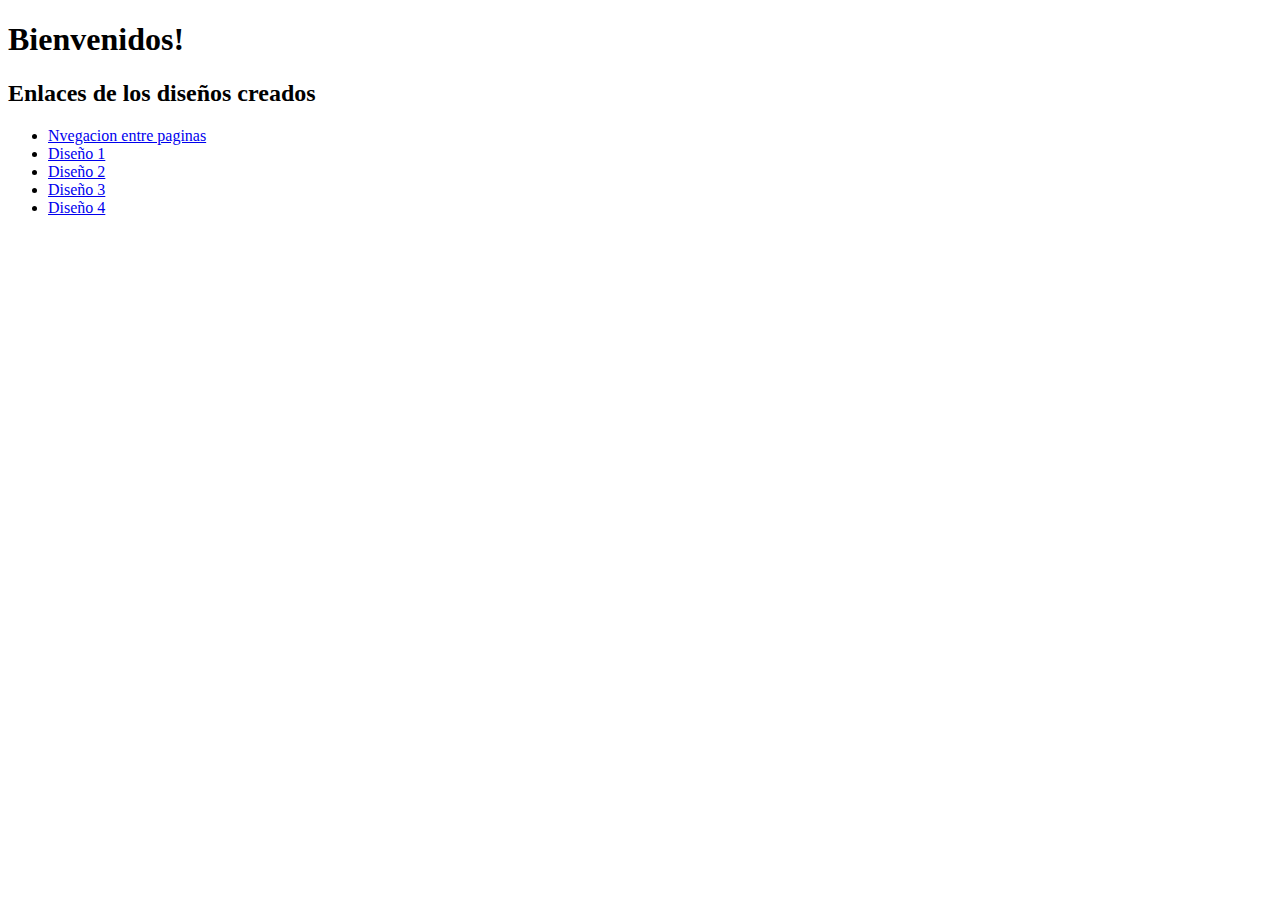
<file: index.html>
<!DOCTYPE html>
<html>
<head>
    <title>Inicio
</title>
</head>
<body>
    <h1>Bienvenidos!</h1>
    <h2>Enlaces de los diseños creados</h2>
    <ul>
        <li><a href="/Redes/index.html">Nvegacion entre paginas</a></li>
        <li><a href="/Diseño 1/index.html">Diseño 1</a></li>
        <li><a href="/Diseño 2/index.html">Diseño 2</a></li>
        <li><a href="/Diseño 3/index.html">Diseño 3</a></li>
        <li><a href="/Diseño 4/index.html">Diseño 4</a></li>
    </ul>
    
</body>
</html>
</file>
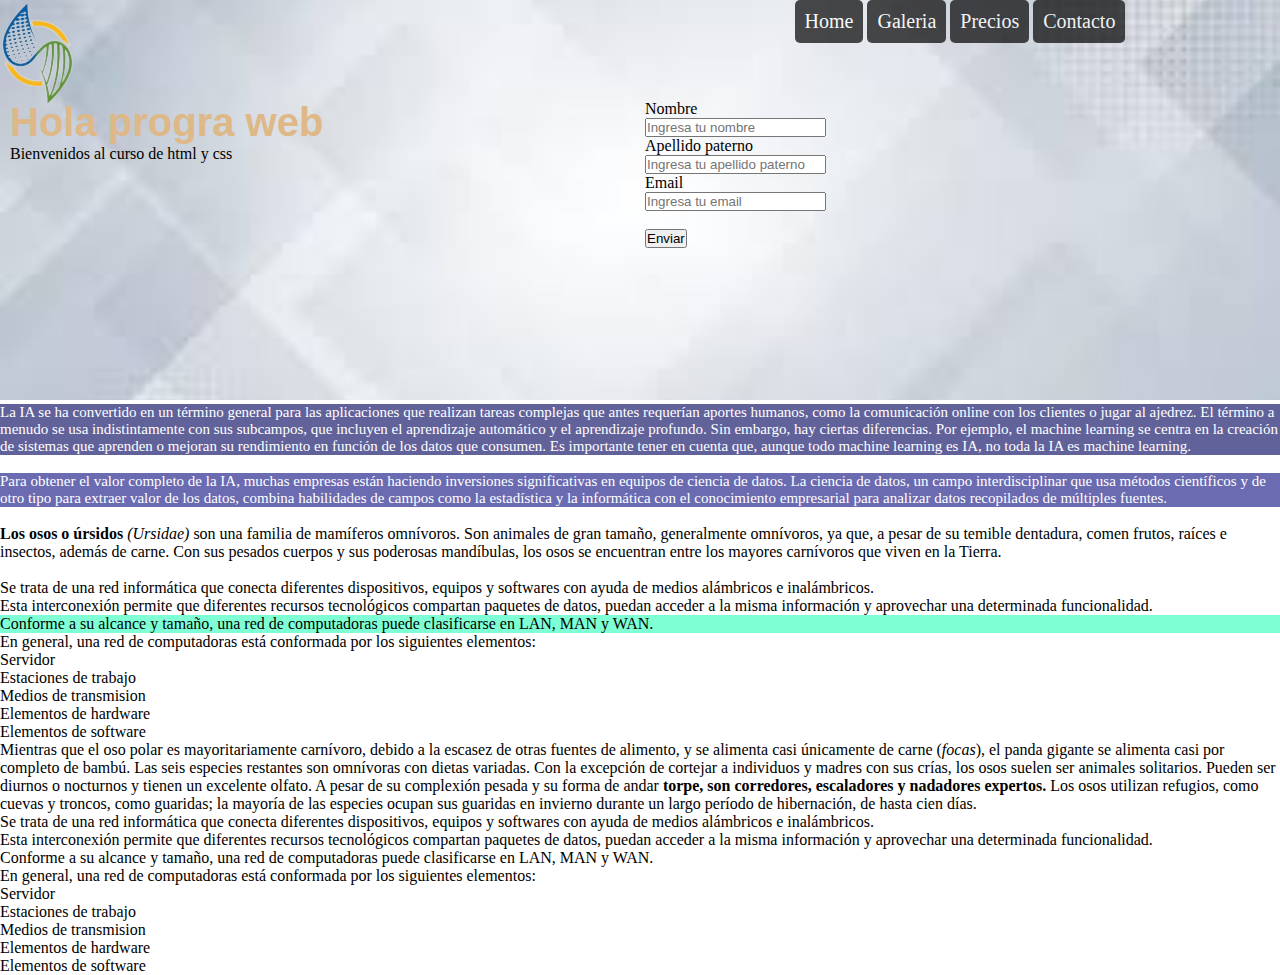
<file: Diseño 1/index.html>
<!DOCTYPE html>
<html lang="es">

<head>
  <meta charset="UTF-8">
  <title>Interfaz</title>
  <link rel="stylesheet" href="./css/style.css">
</head>

<body>
  <header>
    <div class="logo">
      <img src="./img/logo.png" alt="">
    </div>
    <nav>
      <ul>
        <li><a href="">Home</a></li>
        <li><a href="">Galeria</a></li>
        <li><a href="">Precios</a></li>
        <li><a href="">Contacto</a></li>
      </ul>
    </nav>
  </header>
  <main>
    <section class="principal">
      <img src="./img/descarga (1).jpeg" alt="">
      <div class="contenido">
        <div class="text">
          <h1>Hola progra web</h1>
          <p>Bienvenidos al curso de html y css</p>
        </div>
        <div class="formulario">
          <form action="Enviar">
            <label for="nom">Nombre</label>
            <br>
            <input type="nombre" name="nom" role="nom" id="nom" required minlength="8" maxlength="12"
              placeholder="Ingresa tu nombre">
            <br>
            <label for="pater" class="apPterno">Apellido paterno</label>
            <br>
            <input type="paterno" name="pater" role="pater" id="pater" required minlength="8" maxlength="24"
              placeholder="Ingresa tu apellido paterno">
            <br>
            <label for="emil">Email</label>
            <br>
            <input type="email" class="email" placeholder="Ingresa tu email">
            <br>
            <br>
            <input type="submit" value="Enviar">
          </form>
        </div>
      </div>
    </section>
    <p style="background-color: rgb(98, 98, 155); color: white; font-size: 15px;">La IA se ha convertido en un término
      general para
      las aplicaciones que realizan tareas
      complejas que antes requerían aportes humanos, como la comunicación online con los
      clientes o jugar al ajedrez. El término a menudo se usa indistintamente con sus subcampos,
      que incluyen el aprendizaje automático y el aprendizaje profundo. Sin embargo, hay ciertas
      diferencias. Por ejemplo, el machine learning se centra en la creación de sistemas que
      aprenden o mejoran su rendimiento en función de los datos que consumen. Es importante
      tener en cuenta que, aunque todo machine learning es IA, no toda la IA es machine
      learning.</p>
    <br>
    <p style="background-color: rgb(107, 107, 177); color: white; font-size: 15px;">Para obtener el valor completo de la
      IA, muchas
      empresas están haciendo inversiones
      significativas en equipos de ciencia de datos. La ciencia de datos, un campo interdisciplinar
      que usa métodos científicos y de otro tipo para extraer valor de los datos, combina
      habilidades de campos como la estadística y la informática con el conocimiento empresarial
      para analizar datos recopilados de múltiples fuentes.</p>
    <br>
    <p><b>Los osos o úrsidos</b> <i>(Ursidae)</i> son una familia de mamíferos omnívoros. Son animales de
      gran tamaño, generalmente omnívoros, ya que, a pesar de su temible dentadura, comen
      frutos, raíces e insectos, además de carne. Con sus pesados cuerpos y sus poderosas
      mandíbulas, los osos se encuentran entre los mayores carnívoros que viven en la Tierra.</p>
    <br>
    <p>Se trata de una red informática que conecta diferentes dispositivos, equipos y softwares con
      ayuda de medios alámbricos e inalámbricos.</p>
    <p>Esta interconexión permite que diferentes recursos tecnológicos compartan paquetes de datos,
      puedan acceder a la misma información y aprovechar una determinada funcionalidad.</p>
    <p style="background-color: aquamarine;">Conforme a su alcance y tamaño, una red de computadoras
      puede clasificarse en LAN, MAN y WAN.</p>
    <p>En general, una red de computadoras está conformada por los siguientes elementos:</p>
    <ul>
      <li>Servidor</li>
      <li>Estaciones de trabajo</li>
      <li>Medios de transmision</li>
      <li>Elementos de hardware</li>
      <li>Elementos de software</li>
      <p>Mientras que el oso polar es mayoritariamente carnívoro, debido a la escasez de otras
        fuentes de alimento, y se alimenta casi únicamente de carne (<i>focas</i>), el panda gigante se
        alimenta casi por completo de bambú. Las seis especies restantes son omnívoras con
        dietas variadas. Con la excepción de cortejar a individuos y madres con sus crías, los osos
        suelen ser animales solitarios. Pueden ser diurnos o nocturnos y tienen un excelente olfato.
        A pesar de su complexión pesada y su forma de andar <b>torpe, son corredores,
          escaladores y nadadores expertos.</b> Los osos utilizan refugios, como cuevas y troncos,
        como guaridas; la mayoría de las especies ocupan sus guaridas en invierno durante un
        largo período de hibernación, de hasta cien días.
      </p>
      <p>Se trata de una red informática que conecta diferentes dispositivos, equipos y softwares con
        ayuda de medios alámbricos e inalámbricos.</p>
      <p>Esta interconexión permite que diferentes recursos tecnológicos compartan paquetes de datos,
        puedan acceder a la misma información y aprovechar una determinada funcionalidad.</p>
      <p> Conforme a su alcance y tamaño, una red de computadoras
        puede clasificarse en LAN, MAN y WAN.</p>
      <p>En general, una red de computadoras está conformada por los siguientes elementos:</p>
      <ul>
        <li>Servidor</li>
        <li>Estaciones de trabajo</li>
        <li>Medios de transmision</li>
        <li>Elementos de hardware</li>
        <li>Elementos de software</li>

  </main>
</body>

</html>
</file>
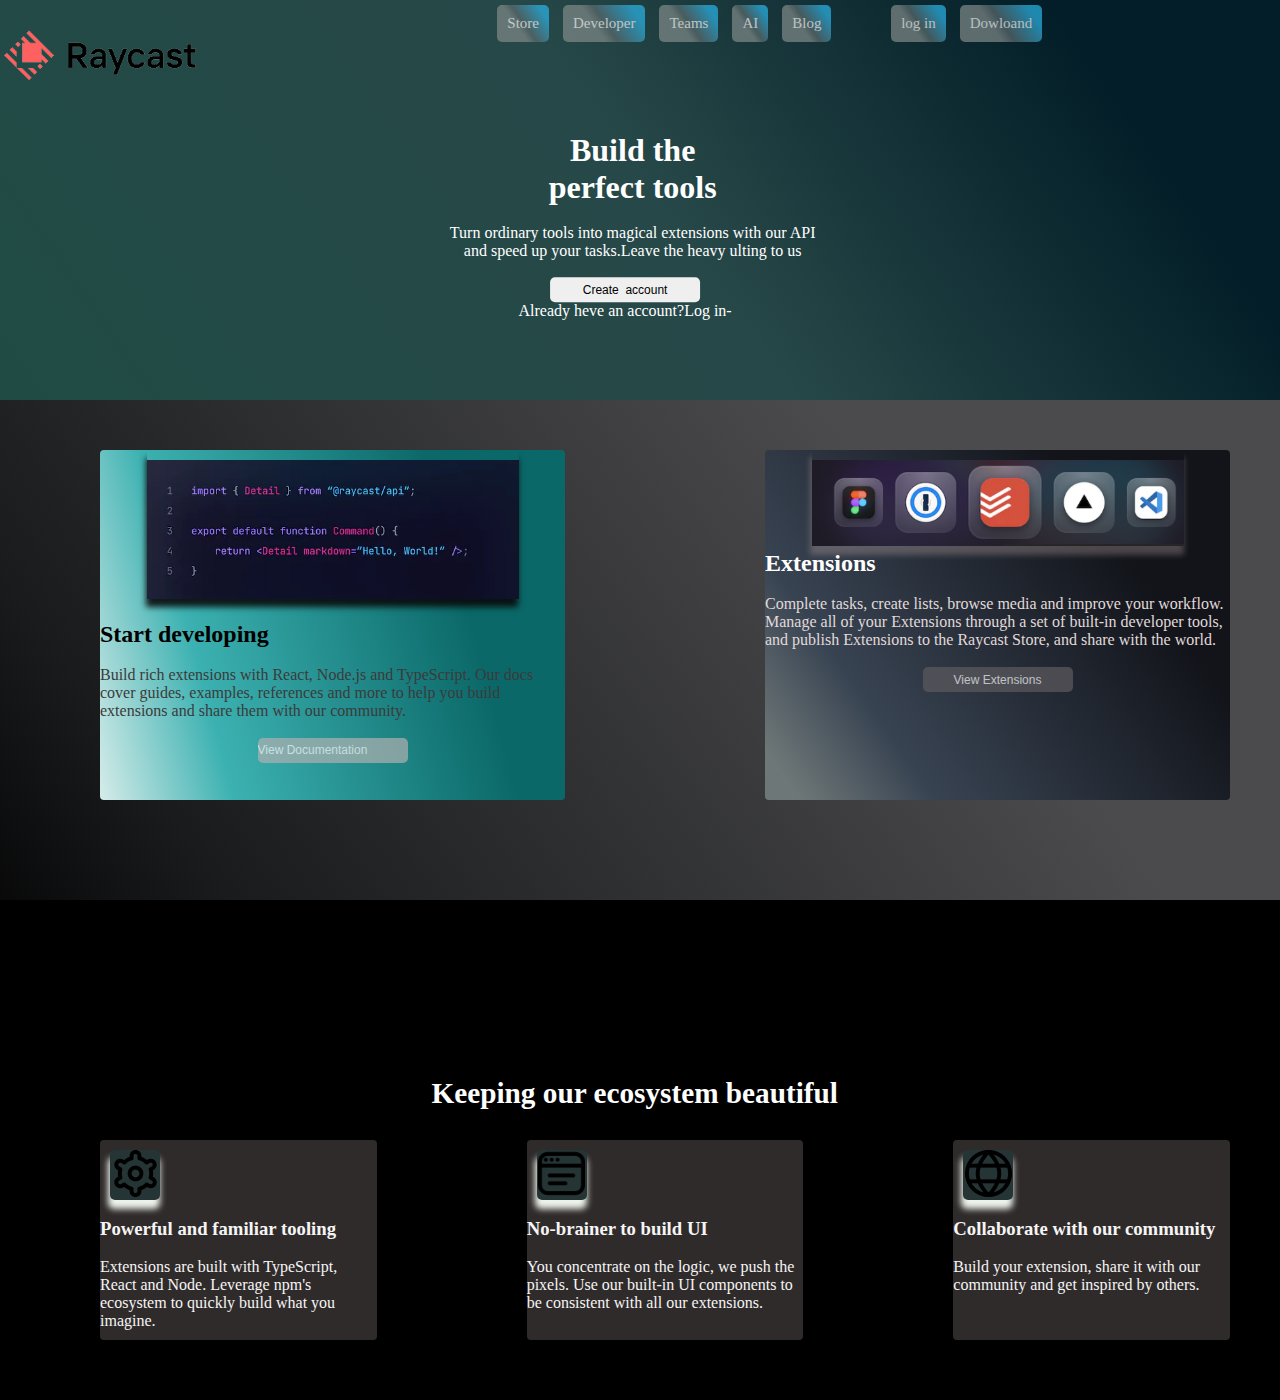
<file: Diseño 2/index.html>
<!DOCTYPE html>
<html>

<head>
    <link rel="stylesheet" href="./css/style.css">
    <title>Diseño 2</title>
</head>

<body>
    <header>
        <div class="logo">
            <img src="./img/descarga.png" alt="" width="200px">
        </div>
        <nav>
            <ul>
                <li><a href="#">Store</a></li>
                <li><a href="#">Developer</a></li>
                <li><a href="#">Teams</a></li>
                <li><a href="#">AI</a></li>
                <li><a href="#">Blog</a></li>
            </ul>
        </nav>
        <nav class="nav 2">
            <ul>
                <li><a href="#">log in</a></li>
                <li><a href="#">Dowloand</a></li>
            </ul>
        </nav>
    </header>
    <main>
        <div class="principal">
            <div class="contenido">
                <h1>Build the </h1>
                <h1>perfect tools</h1>
                <br>
                <p>Turn ordinary tools into magical extensions with our API</p>
                <p>and speed up your tasks.Leave the heavy ulting to us</p>
                <br>
            </div>
            <div class="btnInmedio">
                <input type="submit" value="Create  account">
                <br>
                <p>Already heve an account?Log in-</p>
            </div>

            <div class="izq">
                <figure>
                    <img src="./img/ImgIzq.png" alt="Imgen-2">
                </figure>
                <br>
                <h2>Start developing</h2>
                <br>
                <p>Build rich extensions with React, Node.js and TypeScript. Our docs cover guides, examples, references
                    and more to help you build extensions and share them with our community.</p>
                <br>
                <input type="submit" value="View Documentation">
            </div>
            <div class="der">
                <figure>
                    <img src="./img/ImgDer.png" alt="Imgen-3">
                </figure>
                <h2>Extensions</h2>
                <br>
                <p>Complete tasks, create lists, browse media and improve your workflow. Manage all of your Extensions
                    through a set of built-in developer tools, and publish Extensions to the Raycast Store, and share
                    with the world.</p>
                <br>
                <input type="submit" value="View Extensions">
            </div>
            <div class="segundo">
                <div class="textss">
                    <h3>Keeping our ecosystem beautiful</h3>
                </div>
                <div class="izquierda">
                    <div class="img1">
                        <figure>
                            <img src="./img/ajustes.png" alt="Imgen-2">
                        </figure>
                    </div>
                    <br>
                    <h3>Powerful and familiar tooling</h3>
                    <br>
                    <p>Extensions are built with TypeScript, React and Node. Leverage npm's ecosystem to quickly build
                        what you imagine.</p>
                </div>
                <div class="centro">
                    <div class="img1">
                        <figure>
                            <img src="./img/navegador.png" alt="Imgen-2">
                        </figure>
                    </div>
                    <br>
                    <h3>No-brainer to build UI</h3>
                    <br>
                    <p>You concentrate on the logic, we push the pixels. Use our built-in UI components to be consistent
                        with all our extensions.</p>
                </div>
                <div class="derecha">
                    <div class="img1">
                        <figure>
                            <img src="./img/globo.png" alt="Imgen-2">
                        </figure>
                    </div>
                    <br>
                    <h3>Collaborate with our community</h3>
                    <br>
                    <p>Build your extension, share it with our community and get inspired by others.</p>
                </div>
            </div>
        </div>
    </main>
    <footer>
        <p></p>
    </footer>

</body>

</html>
</file>
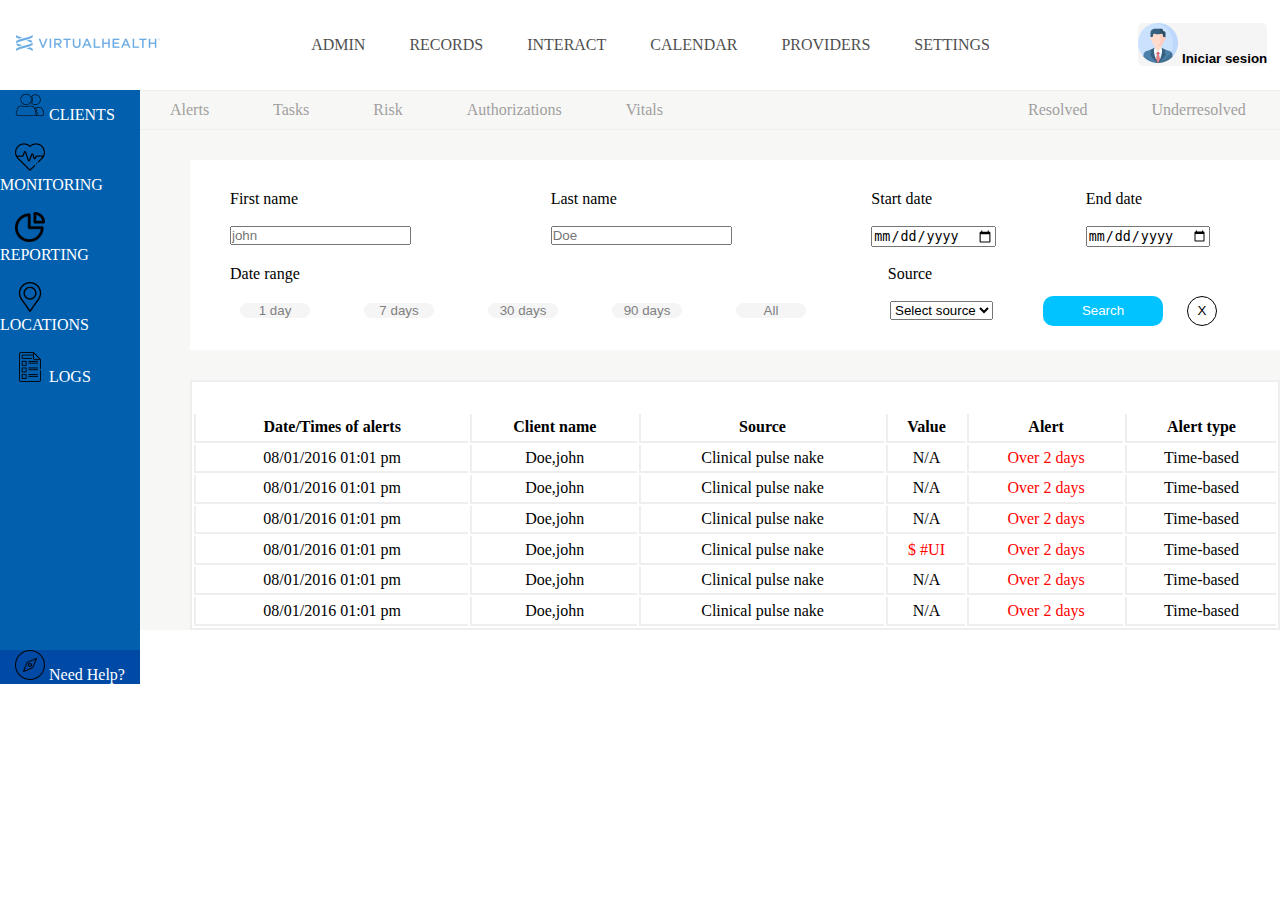
<file: Diseño 3/index.html>
<!DOCTYPE html>
<html lang="en">

<head>
    <meta charset="UTF-8">
    <meta http-equiv="X-UA-Compatible" content="IE=edge">
    <meta name="viewport" content="width=device-width, initial-scale=1.0">
    <link rel="stylesheet" href="./style/style.css">
    <title>Diseño 3</title>
</head>

<body>
    <header class="header">
        <div class="logo">
            <img src="./img/logo.png" alt="">
        </div>
        <nav>
            <ul class="nav-links">
                <li><a href="#">ADMIN</a></li>
                <li><a href="#">RECORDS</a></li>
                <li><a href="#">INTERACT</a></li>
                <li><a href="#">CALENDAR</a></li>
                <li><a href="#">PROVIDERS</a></li>
                <li><a href="#">SETTINGS</a></li>
            </ul>
        </nav>
        </div>

        <a href="#" class="btn"><button>
                <img src="./img/perfil.png" alt="">
                Iniciar sesion</button></a>
    </header>
    <main>
        <aside class="aside">
            <nav>
                <ul class="ul-nav">
                    <li><a href="#">
                            <img src="./img/grupo.png" alt="">
                            CLIENTS</a>
                    </li>
                    <br>
                    <li><a href="#">
                            <img src="./img/latido.png" alt="">
                            MONITORING</a>
                    </li>
                    <br>
                    <li><a href="#">
                            <img src="./img/grafico.png" alt="">
                            REPORTING</a>
                    </li>
                    <br>
                    <li><a href="#">
                            <img src="./img/maps.png" alt="">
                            LOCATIONS</a>
                    </li>
                    <br>
                    <li><a href="#">
                            <img src="./img/reporte.png" alt="">
                            LOGS</a>
                    </li>
                    <br>
                    <li class="pie"><a href="#">
                            <img src="./img/brujula.png" alt="">
                            Need Help?</a></li>
                </ul>
            </nav>
        </aside>
        <div class="principal">
            <div class="cabecera">
                <nav class="nav1">
                    <ul>
                        <li><a href="#">Alerts</a></li>
                        <li><a href="#">Tasks</a></li>
                        <li><a href="#">Risk</a></li>
                        <li><a href="#">Authorizations</a></li>
                        <li><a href="#">Vitals</a></li>
                    </ul>
                </nav>
                <nav class="nav2">
                    <ul>
                        <li><a href="#">Resolved</a></li>
                        <li><a href="#">Underresolved</a></li>
                    </ul>
                </nav>
            </div>
            <div class="formulario">
                <div class="primerline">
                    <div class="first">
                        <label for="first-name">First name</label>
                        <br>
                        <br>
                        <input type="name" name="first-name" role="first-name" id="first-name" required minlength="8"
                            maxlength="15" placeholder="john" class="cudrados">
                    </div>
                    <div class="last">
                        <label for="last-name">Last name</label>
                        <br>
                        <br>
                        <input type="name" name="last-name" role="last-name" id="last-name" required minlength="8"
                            maxlength="15" placeholder="Doe" class="cudrados">
                    </div>
                    <div class="start">
                        <label for="date">Start date</label>
                        <br>
                        <br>
                        <input type="date" class="cudrados" id="date">
                    </div>
                    <div class="end">
                        <label for="end-date">End date</label>
                        <br>
                        <br>
                        <input type="date" class="cudrados" id="end-date">

                    </div>
                </div>
                <br>
                <label for="range" class="txt">Date range</label>
                <label for="source" class="txt parte2">Source</label>
                <br>
                <input type="submit" value="1 day" class="btn" id="range">
                <input type="submit" value="7 days" class="btn" id="range">
                <input type="submit" value="30 days" class="btn" id="range">
                <input type="submit" value="90 days" class="btn" id="range">
                <input type="submit" value="All" class="btn" id="range">
                <select name="tipo" id="source" required contenteditable="s">
                    <option value="opcion1">Select source</option>
                    <input type="submit" value="Search" class="botoncito">
                    <input type="submit" value="X" class="cancel">
            </div>
            <div class="table">
                <table>
                    <tr>
                        <th>Date/Times of alerts</th>
                        <th>Client name</th>
                        <th>Source</th>
                        <th>Value</th>
                        <th>Alert</th>
                        <th>Alert type</th>
                    </tr>
                    <tr>
                        <td>08/01/2016 01:01 pm</td>
                        <td>Doe,john</td>
                        <td>Clinical pulse nake</td>
                        <td>N/A</td>
                        <td class="txt-table">Over 2 days</td>
                        <td>Time-based</td>
                    </tr>
                    <tr>
                        <td>08/01/2016 01:01 pm</td>
                        <td>Doe,john</td>
                        <td>Clinical pulse nake</td>
                        <td>N/A</td>
                        <td class="txt-table">Over 2 days</td>
                        <td>Time-based</td>
                    </tr>
                    <tr>
                        <td>08/01/2016 01:01 pm</td>
                        <td>Doe,john</td>
                        <td>Clinical pulse nake</td>
                        <td>N/A</td>
                        <td class="txt-table">Over 2 days</td>
                        <td>Time-based</td>
                    </tr>
                    <tr>
                        <td>08/01/2016 01:01 pm</td>
                        <td>Doe,john</td>
                        <td>Clinical pulse nake</td>
                        <td class="txt-table">$ #UI</td>
                        <td class="txt-table">Over 2 days</td>
                        <td>Time-based</td>
                    </tr>
                    <tr>
                        <td>08/01/2016 01:01 pm</td>
                        <td>Doe,john</td>
                        <td>Clinical pulse nake</td>
                        <td>N/A</td>
                        <td class="txt-table">Over 2 days</td>
                        <td>Time-based</td>
                    </tr>
                    <tr>
                        <td>08/01/2016 01:01 pm</td>
                        <td>Doe,john</td>
                        <td>Clinical pulse nake</td>
                        <td>N/A</td>
                        <td class="txt-table">Over 2 days</td>
                        <td>Time-based</td>
                    </tr>
                </table>

            </div>
        </div>
    </main>
    <footer>

    </footer>

</body>

</html>
</file>
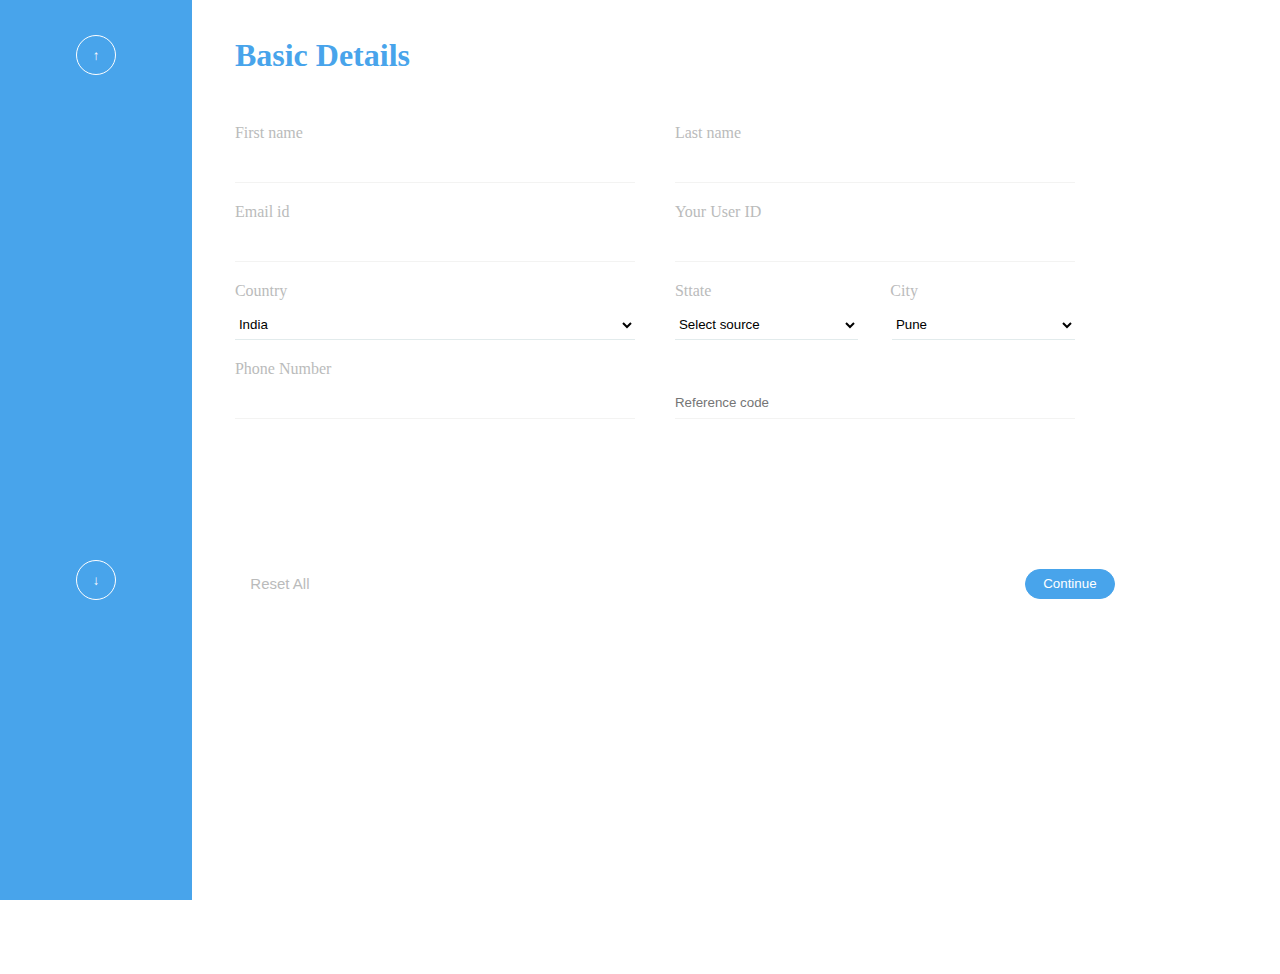
<file: Diseño 4/index.html>
<!DOCTYPE html>
<html lang="en">

<head>
    <meta charset="UTF-8">
    <meta http-equiv="X-UA-Compatible" content="IE=edge">
    <meta name="viewport" content="width=device-width, initial-scale=1.0">
    <link rel="stylesheet" href="/Diseño 4/style/style.css">
    <title>Diseño 4</title>
</head>

<body>
    <div class="padre">
        <div class="left">
            <div class="asidebar">
                <button class="btn-1">↑</button>
                <br>
                <button class="btn-2">↓</button>
            </div>
        </div>
        <main>
            <div class="header">
                <h1>Basic Details</h1>
            </div>
            <div class="right">
                <div class="formulario">
                    <div class="Mitad izquierdo">
                        <label for="first-name">First name</label>
                        <br>
                        <input type="name" name="first-name" role="first-name" id="first-name" required minlength="3"
                            maxlength="20">
                        <br>
                        <label for="email">Email id</label>
                        <br>
                        <input type="email" class="emai-l" required>
                        <br>
                        <label for="country">Country</label>
                        <br>
                        <select class="sle" name="contry" id="contry" required>
                            <option value="opcion1">India</option>
                        </select>
                        <br>
                        <label for="phone">Phone Number</label>
                        <br>
                        <input type="tel" name="phone" role="phone" id="phone" required pattern="\(\d{3}\)\d{3}-\d{2}-\d{2}"  maxlength="10">
                        <br>
                        <button class="reset">Reset All</button>
                    </div>
                    <div class="Mitad derecho">
                        <label for="last-name">Last name</label>
                        <br>
                        <input type="name" name="last-name" role="last-name" id="last-name" required minlength="2"
                            maxlength="20">
                        <br>
                        <label for="your">Your User ID</label>
                        <br>
                        <input type="your" name="your" role="your" id="your" required minlength="10" maxlength="20">
                        <br>
                        <label for="stype">Sttate</label>
                        <label class="lcity" for="city">City</label>
                        <br>
                        <select name="tipo" id="stype">
                            <option value="opcion1">Select source</option>
                        </select>
                        <select class="selectitos" name="city" id="stype">
                            <option value="opcion1">Pune</option>
                        </select>
                        <br>
                        <br>
                        <input type="text" placeholder="Reference code">
                        <button class="continuo">Continue</button>
                        <br>
                    </div>
                </div>
            </div>
</body>

</html>
</file>
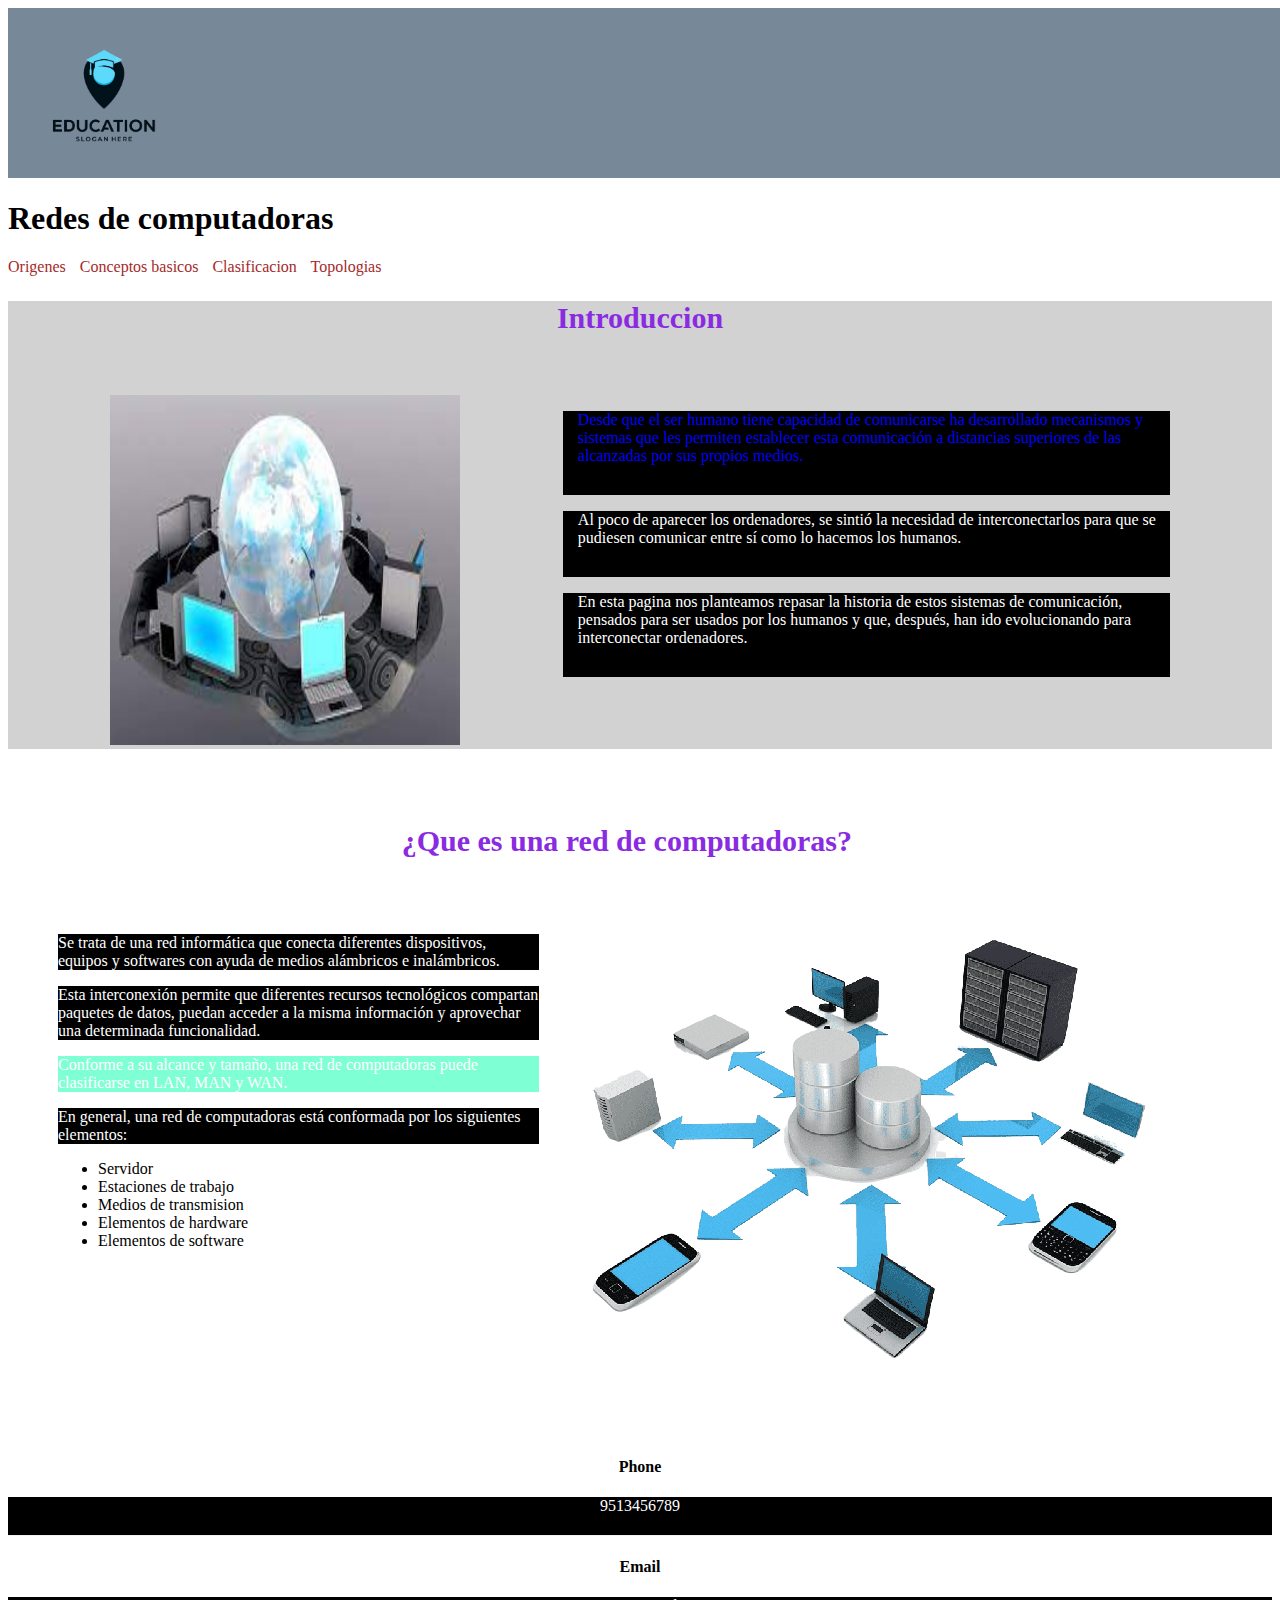
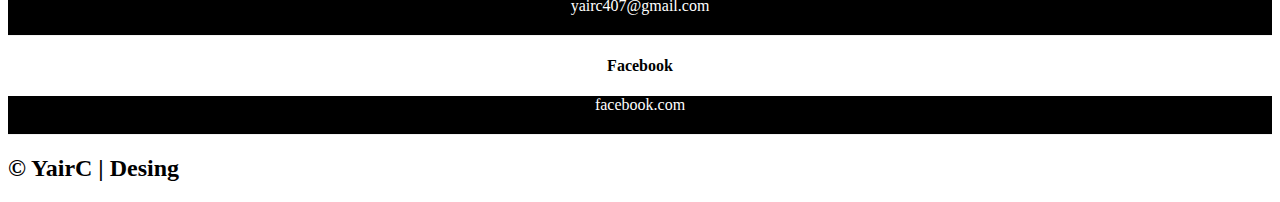
<file: Redes/index.html>
<!DOCTYPE html>
<html>

<head>
    <title>Redes de comutadoras</title>
    <link rel="stylesheet" href="./ccs/style.css">
    <style>
        p {
            background-color: black;
            color: white;
        }
    </style>
</head>

<body>
    <header>
        <div class="imagen">
            <img class="icon" src="./imgn/Icono.png" alt="" width="120">
        </div>
        <div class="text_header">
            <h1>Redes de computadoras</h1>
        </div>
        <nav>
            <a href="./origenes.html">Origenes</a>
            <a href="./basicos.html">Conceptos basicos</a>
            <a href="./clasificacion.html">Clasificacion</a>
            <a href="./topologias.html">Topologias</a>
            <a href="./colab.html" class="Colaborar"></a>
        </nav>
    </header>
    <main>
        <section class="contenedor_text">
            <h2 class="titulo">Introduccion</h2>
            <div class="descripcion">
                <img src="./imgn/introduccion.jpeg" alt="" class="imagen_1">
                <div class="contenido-descripcion">
                    <p style="color: blue;">Desde que el ser humano tiene capacidad de comunicarse ha desarrollado
                        mecanismos y sistemas que les permiten establecer esta comunicación a distancias superiores de
                        las alcanzadas por sus propios medios.</p>
                    <p>Al poco de aparecer los ordenadores, se sintió la necesidad de interconectarlos para que se
                        pudiesen comunicar entre sí como lo hacemos los humanos.</p>
                    <p>En esta pagina nos planteamos repasar la historia de estos sistemas de comunicación, pensados
                        para ser usados por los humanos y que, después, han ido evolucionando para interconectar
                        ordenadores.</p>
                </div>
            </div>
        </section>
        <section class="pregunta">
            <div class="contenedor">
                <h2 class="titulo">¿Que es una red de computadoras?</h2>
                <div class="imagen-pregunta">
                    <div class="text-pregunta">
                        <p>Se trata de una red informática que conecta diferentes dispositivos, equipos y softwares con
                            ayuda de medios alámbricos e inalámbricos.</p>
                        <p>Esta interconexión permite que diferentes recursos tecnológicos compartan paquetes de datos,
                            puedan acceder a la misma información y aprovechar una determinada funcionalidad.</p>
                        <p style="background-color: aquamarine;">Conforme a su alcance y tamaño, una red de computadoras
                            puede clasificarse en LAN, MAN y WAN.</p>
                        <p>En general, una red de computadoras está conformada por los siguientes elementos:</p>
                        <ul>
                            <li>Servidor</li>
                            <li>Estaciones de trabajo</li>
                            <li>Medios de transmision</li>
                            <li>Elementos de hardware</li>
                            <li>Elementos de software</li>
                    </div>
                    <figure>
                        <caption>
                            <img src="./imgn/pregunta.png" alt="">
                        </caption>
                    </figure>
                </div>
            </div>
        </section>
    </main>
    <footer>
        <div class="pie-pag">
            <div class="pagp">
                <h4>Phone</h4>
                <p>9513456789</p>
            </div>
            <div class="pagp">
                <h4>Email</h4>
                <p>yairc407@gmail.com</p>
            </div>
            <div class="pagp">
                <h4>Facebook</h4>
                <p>facebook.com</p>
            </div>
        </div>
        <h2 class="final">&copy; YairC | Desing</h2>
    </footer>
</body>

</html>
</file>
<file: Diseño 1/css/style.css>
@font-face {
  font-family:'myFuente' ;
  src: url('../fonts/Mynerve-Regular.ttf');
}
*{
  margin: 0;
  padding: 0;
  box-sizing: border-box;
}
nav li{
  display: inline-block;
}
header{
  width: 100%;
  display: flex;
  position: fixed;
  z-index: 1;
}
.logo{
  width: 50%;
  height: 20px;
  display: inline-block;
}

nav{
  display: flex;
  justify-content: center;
  width: 50%;
}
nav a{
  color: #fff;
  text-decoration: none;
  font-size: 20px;
  background-color: black;
  padding: 10px;
  display: inline-block;
  opacity: .7;
  border-radius: 5px;
}
nav a:hover{
  opacity: 1;
}
.principal img{
  width: 100%;
  height: 400px;
  object-fit: cover;
}
.principal{
  position: relative;
}
.contenido{
  position: absolute;
  top: 100px;
  left: 0;
  width: 100%;
  height: 600px;
  display: flex;
  padding-left: 10px;
}
.text{
  width: 50%;
  height: 100%;
  display: inline-block;
  
}
.text h1{
  color: burlywood;
  font-size:40px;
  font-family: Impact, Haettenschweiler, 'Arial Narrow Bold', sans-serif ,serif;
}
.formulario{
  width: 200px;
  height: 500px;
  display: inline-block;
  background-color: rgb(rgb(150, 86, 86), green, blue);
  
}
</file>
<file: Diseño 2/css/style.css>
*{
    margin: 0;
    padding: 0;
    box-sizing: border-box;
}

header{
    width: 100%;
    display: flex;
    position: fixed;
    z-index: 1;
}

nav li{
 display: inline-block;
 

}

nav li a{
    text-decoration: none;
    font-size: 15px;
}

.logo{
    width: 50%;
    height: 20px;
    display: inline-block;
}

nav{
    display: flex;
    display: inline-block;
    width: 40%;
}

nav a{
   
    color: white;
    padding: 10px;
    margin: 5px;
    display: inline-block;
    opacity: .7;
    background-color: black;
    border-radius:5px ;
    background: linear-gradient(55deg, #828a89 40%, #5d6b6d 51%, #2cb5e8 85%);
}

nav a:hover{
    opacity: 1;
    transform:scale(0.5);
}

main{
    background: linear-gradient(55deg, #151b3600 40%, #151b3600 51%, #151b3600 85%)
}

.principal{
    width:100%;
    height: 400px;
    background: linear-gradient(55deg, #204b45 0%, #274848 51%, #031e28 85%);
    left: 0 ;
    position: relative;
    display: flex;
    background-color: #000;
        
    
}

.contenido{
    display: inline-block;
    position: absolute;
    top: 45%;
    left: 48%;
    transform: translate(-45%,-48px);
    color: white;
    text-align: center;

    
}
.btnInmedio{
    display: inline-block;
    position: absolute;
    top: 75%;
    left: 53%;
    transform: translate(-75%,-53%);
    color: white;
    text-align: center;
    
}

.btnInmedio input{
    font-size:12px;
    font-family:Verdana,Helvetica;
    font-weight:lighter;
    border:0px;
    width:150px;
    height:25px;
    border-radius: 5px;
    
  
}

.izq{
    width: 750px;
    height: 350px;
    background: linear-gradient(75deg, #d5ece9 0%, #3cb1b1 24%, #0b6868 75%);
    margin-left: 100px;
    margin-top: 450px;
    margin-right: 50px;
    position: relative;
    text-align: center;
    color: whitesmoke;
    border-radius: 4px;
}

.izq img{
    width: 80%;
    padding-top: 10px;
    box-shadow: -1px 8px 6px 0px rgb(10 10 10 / 90%);
}

.izq h2{
    text-align: left;
    color: #000;
}

.izq p{
    text-align: left;
    color: rgb(59, 59, 59);
}

.izq input{
    font-size:12px;
    font-family:Verdana,Helvetica;
    text-align:left;
    color: white;
    background-color: rgb(177, 176, 176);
    font-weight:lighter;
    border:0px;
    width:150px;
    height:25px;
    border-radius: 5px;
    opacity: .7;
}

.izq input:hover{
    opacity: 1;
}

.der{

    width: 750px;
    height: 350px;
    background: linear-gradient(55deg, #6e7777 5%, #384352 24%, #12141a 75%);
    margin-left: 150px;
    margin-top: 450px;
    margin-right: 50px;
    position: relative;
    text-align: center;
    color: whitesmoke;
    border-radius: 4px;
    
}

.der img{
    width: 80%;
    padding-top: 10px;
    box-shadow:  rgb(199 173 173 / 32%) -1px 8px 6px 1px;
}

.der h2{
    text-align: left;
    color: white;
}

.der p{
    text-align: left;
    color: rgb(224, 218, 218);
}

.der input{
    font-size:12px;
    font-family:Verdana,Helvetica;
    color: white;
    background-color: rgb(93, 91, 95);
    font-weight:lighter;
    border:0px;
    width:150px;
    height:25px;
    border-radius: 5px;
    opacity: .7;
}

.der input:hover{
    opacity: 1;
}

.segundo{
    position: absolute;
    display: flex;
    margin-top: 900px;
    background-color: black;
    color: white;
    text-align: center;
    width:100%;
    height: 500px;
}

.textss{
    display: inline-block;
    position: absolute;
    top: 45%;
    left: 48%;
    transform: translate(-45%,-48px);
    color: white;
    text-align: center;
    font-size: 25px;
}

.izquierda{
    width: 750px;
    height: 200px;
    background-color: #302b2b;
    margin-left: 100px;
    margin-top: 240px;
    margin-right: 50px;
    position: relative;
    text-align: center;
    color: whitesmoke;
    border-radius: 4px;
    text-align: left;
}

.img1{
    width: 10%;
    margin-top: 10px;
    margin-left: 10px;
    text-align: center;
    width: 50px;
    height: 50px;
    border-radius: 5px;
    border-color: #031e28;
    background-color: #253535;
    box-shadow:   rgba(249, 255, 247, 0.945) -1px 8px 6px 1px;
}

.centro{
    width: 750px;
    height: 200px;
    background-color: #302b2b;
    margin-left: 100px;
    margin-top: 240px;
    margin-right: 50px;
    position: relative;
    text-align: center;
    color: whitesmoke;
    border-radius: 4px;
    text-align: left;
}

.derecha{
    width: 750px;
    height: 200px;
    background-color: #302b2b;
    margin-left: 100px;
    margin-top: 240px;
    margin-right: 50px;
    position: relative;
    text-align: center;
    color: whitesmoke;
    border-radius: 4px;
    text-align: left;

}

footer{
    background: linear-gradient(55deg, #000000 5%, #1a1b1d 24%, #4b4b4d 75%);
    
    bottom: 0;
    width: 100%;
    height: 800px;
    left: 0;
    color: white;
}
</file>
<file: Diseño 3/style/style.css>
*{
    box-sizing: border-box;
    margin: 0;
    padding: 0;
}
.header{
    display: flex;
    justify-content: space-between;
    align-items: center;
    height: 90px;
    padding: 5px 1%;
}
.header .logo .img{
    height: 70px;
    width: auto;
}
.header .nav-links{
    list-style: none;

}
.header .nav-links li{
    display: inline-block;
    padding: 0 20px;
    border-radius: 5px;
    opacity: .7;
    
}
.header .nav-links li:hover{
    opacity: 1;
    transform: scale(1.1);
}
.header .nav-links a{
    font-size: 700;
    text-decoration: none;
    color: black;
}
.header .nav-links a:hover{
    color: blue;
}
.header .btn button{
    font-weight: 900;
    color: black;
    background:whitesmoke;
    border: none;
    border-radius: 5px;
    cursor: pointer;
    transition: all 0.3s ease 0s;
}
.header .btn button:hover{
    background-color: aqua;
    color: #ffbc0f;
    transform: scale(1.1);
}
main{
    display: flex;
    justify-content: flex-start;
}
aside{
    float: left;
    width: 200px;
    min-height: 540px;
    background-color: #015fae;
}
.aside .ul-nav a{
    color: white;
    text-decoration: none;
    margin: 5px;
    padding: 10px;
    
}
.aside .ul-nav li:hover{
    background-color:#66a9db; 
}
.aside .ul-nav .pie{
    margin-top: 246px;
    background-color: #004aa5;
}
.principal{
    width: 100%;
    height: 100%;
    background-color: rgba(247,247,246,255)
}
.cabecera{
    display: flex;
    width: 100%;
    height: 100%;
    background-color: rgba(247,247,246,255);
    border-top: 1px solid rgba(239,238,239,255);
    border-bottom: 1px solid rgba(239,238,239,255);
}
.cabecera .nav1{
    list-style: none;
    width: 70%;
}
.cabecera .nav1 li{
    display: inline-block;
    padding: 10px 30px;
    opacity: .7;
}
.cabecera .nav1 li:hover{
    opacity: 1;
    transform: scale(1.1);
    
}
.cabecera .nav1 a{
    font-size: 700;
    text-decoration: none;
    color: rgb(124, 122, 122);
}
.cabecera .nav1 a:hover{
    color:black;
    padding-bottom: 10px;
    border-bottom: 2px solid #5392aa;
}
.cabecera .nav2{
    list-style: none;
    width: 30%;
    align-items:self-start;
    margin-left: 200px;
}
.cabecera .nav2 li{
    display: inline-block;
    padding: 10px 30px;
    opacity: .7;
}
.cabecera .nav2 li:hover{
    opacity: 1;
    transform: scale(1.1);
}
.cabecera .nav2 a{
    font-size: 700;
    text-decoration: none;
    color: rgb(124, 122, 122);
}
.cabecera .nav2 a:hover{
    color: blue;
}
.formulario{
    height: 190px;
    width: 1090px;
    margin-left: 50px;
    margin-top: 30px;
    padding-top: 30px;
    border: 2px;
    background-color: white;
}

 .formulario .primerline{
    display: flex;
    justify-content: space-betw;
    align-items: self-start;
    margin-left: 30px;
    
}

.formulario .primerline .first{
    flex-grow: 2;
    margin-left: 10px;
    width: 200px;
}

.formulario .primerline .last{
    flex-grow: 2;
    width: 200px;
}

.formulario .primerline .start{
    flex-wrap: 1;
    margin-right: 90px;
}

.formulario .primerline .end{
    flex-wrap: 1;
    margin-right: 70px;
}

.formulario .txt{
    margin-left: 40px;
    justify-content:left;
}

.formulario .parte2{
    margin-left: 584px;
}

.formulario  select{
    margin-left: 80px;
}

.formulario .btn{
    color: grey;
    background:whitesmoke;
    border: none;
    border-radius: 10px;
    cursor: pointer;
    transition: all 0.3s ease 0s;
    width:70px;
    margin-left: 50px;
    margin-top: 20px;
}
.formulario .btn:hover{
    color:rgba(74,120,147,255);
    transform: scale(1.1);
    border: 1px solid rgba(74,120,147,255);
    
}

.formulario .botoncito{
    margin-left: 50px;
    background-color:rgb(0, 195, 255);
    width: 120px;
    height: 30px;
    color: white;
    border: none;
    border-radius: 10px;
}
.formulario .botoncito:hover{
    transform: scale(1.1);
}

.formulario .cancel{
    margin-left: 20px;
    width: 30px;
    height: 30px;
    border-radius: 50px;
    border: .5px solid black;
    background-color: transparent;
}
.formulario .cancel:hover{
    transform: scale(1.1);
    border: .5px solid red;
    color: red;
}

.principal .table{
    height: 250px;
    width: 1090px;
    margin-left: 50px;
    margin-top: 30px;
    padding-top: 30px;
    border: 2px;
    background-color: white;
    border: 2px solid rgba(239,238,239,255);
}
.principal table{
    width: 100%;
	height: 100%;
    border-left: sólido 2px negro;
}
.principal table td{
    border-left: 2px solid rgba(239,238,239,255);
    border-bottom: 2px solid rgba(239,238,239,255);
    text-align: center;
}
.principal table .txt-table{
    color: red;
}
.principal table th{
    border-left: 2px solid rgba(239,238,239,255);
    border-bottom: 2px solid rgba(239,238,239,255);
    text-align: center;
}
</file>
<file: Diseño 4/style/style.css>
*{
    margin: 0;
    padding: 0;
}
.padre {
    display: flex;
    justify-content: space-between;
    align-items: center;
    width:100% ;
    height: 100vh;
  }
.left{   
    width: 15%;
    height: 100vh;
    background-color: rgba(72,164,235,255);

}
.asidebar{
    text-align: center;
}
.asidebar .btn-1{
    height: 40px;
    width: 40px;
    border-radius: 50px;
    background-color: transparent;
    border: 1px solid white; 
    color: white;
    margin-top: 35px; 
    
}
.asidebar .btn-2{
    height: 40px;
    width: 40px;
    border-radius: 50px;
    background-color: transparent;
    border: 1px solid white;
    color: white;
    margin-top: 485px;
}
.asidebar button:hover{
    transform: scale(1.3);
}
.right{
    display: flex;
    width: 500px;
    height: 100vh;
    flex-wrap: wrap;

}
.header{
    display: block;
    width: 100%;
    padding-top: 110px;
    margin-right: 870px;
    color: rgba(72,164,235,255);
}
.formulario{
    display: flex;
}
.formulario .Mitad {
    width: 50%;
    height: 500px;
  }
.formulario .izquierdo{
    margin-top: 50px;
}
.formulario .derecho{
    margin-top: 50px;
    margin-left: 40px;
}
.formulario input{
    margin-bottom: 20px;
    margin-top: 10px;
    width: 400px;
    height: 30px;
    background: none;
    border: none;
    outline: 0px;
    border-bottom: 1px solid rgba(243,243,242,255);
}
.formulario input:hover{
    border-bottom: 1px solid blue;
}
.formulario select{
    margin-bottom: 20px;
    margin-top: 10px;
    width: 183px;
    height: 30px;
    background: none;
    border: none;
    outline: 0px;
    border-bottom: 1px solid #e2ebec;
}
.formulario select:hover{
    border-bottom: 1px solid blue;
}
.formulario .selectitos{
    margin-left: 30px;
}
.formulario .sle{
    width: 400px;
}

.formulario label{
    color: #babbbb;
}

.formulario .lcity{
    margin-left: 175px;
}
.formulario .reset{
    border: none;
    color: #babbbb;
    height: 30px;
    width: 90px;
    background-color: transparent;
    font-size: 15px;
    margin-top: 130px;
}
.formulario .reset:hover{
    transform: scale(.9);
    color: red;
    border-radius: 15px;
    border: 1px solid red;
}
.formulario .continuo{
    border: 1px solid rgba(72,164,235,255);
    margin-top: 130px;
    margin-left: 350px;
    height: 30px;
    width: 90px;
    border-radius: 15px;
    background-color: rgba(72,164,235,255);
    color: white;
}
.formulario .continuo:hover{
    transform: scale(.9);
}
</file>
<file: Redes/ccs/style.css>
body{
    font-family: 'Times New Roman', Times, serif;
}
.contenedor{
    display: inline-block;
    padding: 50px;
    width: 90%;
    margin: auto;
}
.titulo{
    color: blueviolet;
    font-size: 30px;
    text-align: center;
    margin-bottom: 60px;
}
/*Header*/
.imagen{
    background-color: rgb(119, 136, 153);
    width: 100%;
    margin: 0px;
    padding: 30px;
}
.text_header{
    display: inline-block;
}
nav a{
    color: brown;
    text-decoration: none;
    margin-right: 10px;
}
 nav a:hover{
    text-decoration: overline;
    color: royalblue;
 }
.descripcion{
    display: inline-flex;
    justify-content: space-evenly;
}
.imagen_1{
    width: 350px;
    height: 350px;
}
.descripcion .contenido-descripcion{
    width: 48%;
}
.contenido-descripcion p{
    padding: 0px 0px 30px 15px;
}
.contenedor_text{
    background-color: rgb(210, 210, 210);
}
.imagen-pregunta{
    display: inline-flex;
    justify-content: space-;
}

 /* Footer */

 .footer{
    flex-direction: column;
    border: none;

}

.pie-pag{
    margin-bottom: 20px;
    text-align: center;
}

.pie-pag h4{
    border: none;
}

.pie-pag p{
    border-bottom: 1px solid #f2f2f2;
    padding-bottom: 20px;
}
.
.final{
    font-size: 20px;
}
</file>
